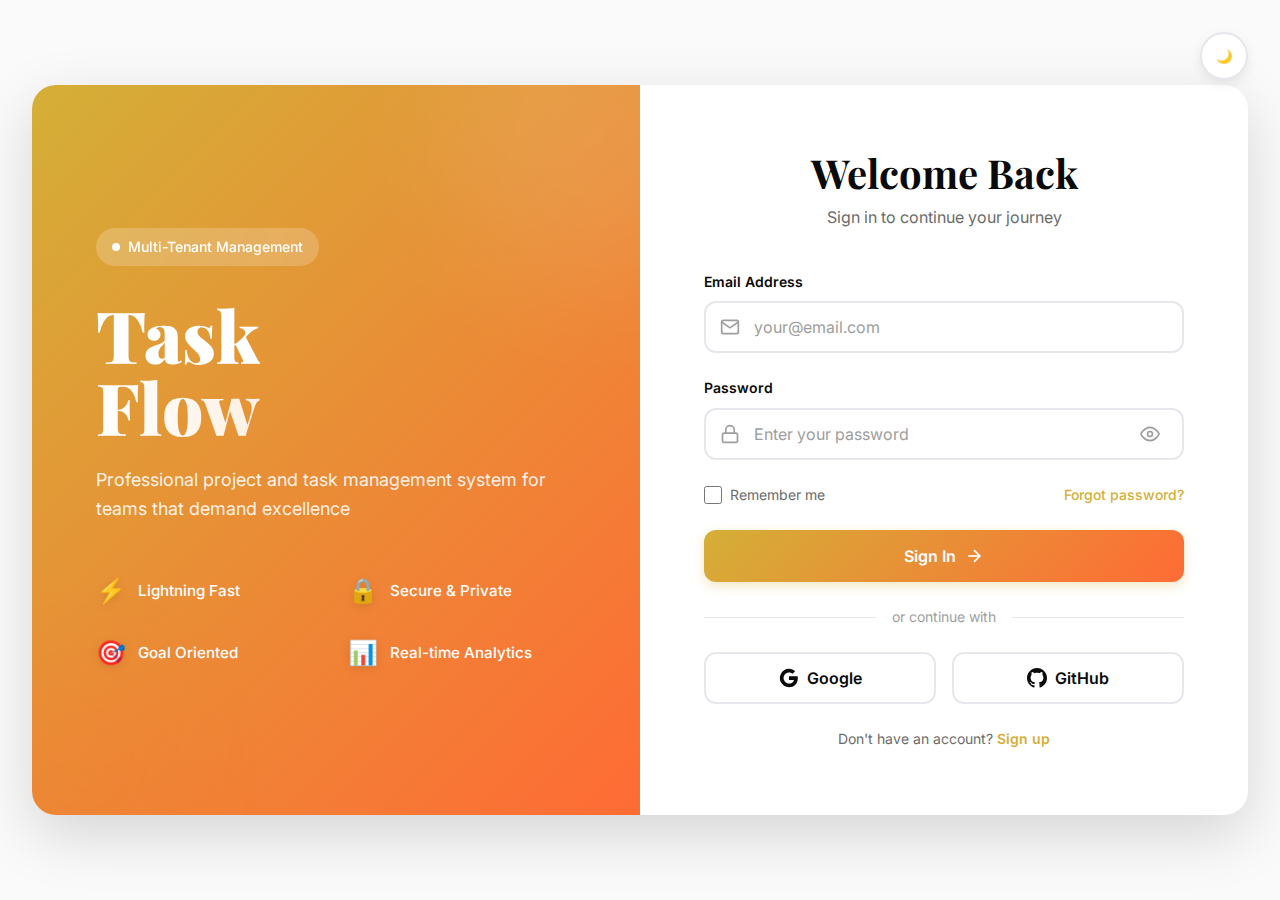
<file: frontend/index.html>
<!DOCTYPE html>
<html lang="uz">
<head>
    <meta charset="UTF-8">
    <meta name="viewport" content="width=device-width, initial-scale=1.0">
    <title>TaskFlow - Login</title>
    <link rel="stylesheet" href="css/style.css">
    <link href="https://fonts.googleapis.com/css2?family=Playfair+Display:wght@700;900&family=Inter:wght@300;400;500;600;700&display=swap" rel="stylesheet">
</head>
<body class="auth-page">
    <!-- Theme Toggle -->
    <button class="theme-toggle" id="themeToggle" aria-label="Toggle theme">
        <svg class="sun-icon" width="24" height="24" viewBox="0 0 24 24" fill="none" stroke="currentColor" stroke-width="2">
            <circle cx="12" cy="12" r="5"/>
            <line x1="12" y1="1" x2="12" y2="3"/>
            <line x1="12" y1="21" x2="12" y2="23"/>
            <line x1="4.22" y1="4.22" x2="5.64" y2="5.64"/>
            <line x1="18.36" y1="18.36" x2="19.78" y2="19.78"/>
            <line x1="1" y1="12" x2="3" y2="12"/>
            <line x1="21" y1="12" x2="23" y2="12"/>
            <line x1="4.22" y1="19.78" x2="5.64" y2="18.36"/>
            <line x1="18.36" y1="5.64" x2="19.78" y2="4.22"/>
        </svg>
        <svg class="moon-icon" width="24" height="24" viewBox="0 0 24 24" fill="none" stroke="currentColor" stroke-width="2">
            <path d="M21 12.79A9 9 0 1 1 11.21 3 7 7 0 0 0 21 12.79z"/>
        </svg>
    </button>

    <div class="auth-container">
        <!-- Left Side - Branding -->
        <div class="auth-left">
            <div class="brand-content">
                <div class="brand-badge">
                    <span class="badge-dot"></span>
                    <span>Multi-Tenant Management</span>
                </div>
                <h1 class="brand-title">
                    <span class="title-line">Task</span>
                    <span class="title-line highlight">Flow</span>
                </h1>
                <p class="brand-description">
                    Professional project and task management system for teams that demand excellence
                </p>
                <div class="feature-grid">
                    <div class="feature-item">
                        <div class="feature-icon">⚡</div>
                        <div class="feature-text">Lightning Fast</div>
                    </div>
                    <div class="feature-item">
                        <div class="feature-icon">🔒</div>
                        <div class="feature-text">Secure & Private</div>
                    </div>
                    <div class="feature-item">
                        <div class="feature-icon">🎯</div>
                        <div class="feature-text">Goal Oriented</div>
                    </div>
                    <div class="feature-item">
                        <div class="feature-icon">📊</div>
                        <div class="feature-text">Real-time Analytics</div>
                    </div>
                </div>
            </div>
            <div class="decorative-shape shape-1"></div>
            <div class="decorative-shape shape-2"></div>
        </div>

        <!-- Right Side - Forms -->
        <div class="auth-right">
            <!-- Sign In Form -->
            <div class="auth-form-wrapper active" id="signinForm">
                <div class="form-header">
                    <h2 class="form-title">Welcome Back</h2>
                    <p class="form-subtitle">Sign in to continue your journey</p>
                </div>

                <form class="auth-form" id="loginForm">
                    <div class="form-group">
                        <label class="form-label">Email Address</label>
                        <div class="input-wrapper">
                            <svg class="input-icon" width="20" height="20" viewBox="0 0 24 24" fill="none" stroke="currentColor" stroke-width="2">
                                <path d="M4 4h16c1.1 0 2 .9 2 2v12c0 1.1-.9 2-2 2H4c-1.1 0-2-.9-2-2V6c0-1.1.9-2 2-2z"/>
                                <polyline points="22,6 12,13 2,6"/>
                            </svg>
                            <input type="email" class="form-input" placeholder="your@email.com" required>
                        </div>
                    </div>

                    <div class="form-group">
                        <label class="form-label">Password</label>
                        <div class="input-wrapper">
                            <svg class="input-icon" width="20" height="20" viewBox="0 0 24 24" fill="none" stroke="currentColor" stroke-width="2">
                                <rect x="3" y="11" width="18" height="11" rx="2" ry="2"/>
                                <path d="M7 11V7a5 5 0 0 1 10 0v4"/>
                            </svg>
                            <input type="password" class="form-input" placeholder="Enter your password" required>
                            <button type="button" class="toggle-password">
                                <svg width="20" height="20" viewBox="0 0 24 24" fill="none" stroke="currentColor" stroke-width="2">
                                    <path d="M1 12s4-8 11-8 11 8 11 8-4 8-11 8-11-8-11-8z"/>
                                    <circle cx="12" cy="12" r="3"/>
                                </svg>
                            </button>
                        </div>
                    </div>

                    <div class="form-options">
                        <label class="checkbox-wrapper">
                            <input type="checkbox" class="form-checkbox">
                            <span class="checkbox-label">Remember me</span>
                        </label>
                        <a href="#" class="forgot-link">Forgot password?</a>
                    </div>

                    <button type="submit" class="btn btn-primary">
                        <span>Sign In</span>
                        <svg width="20" height="20" viewBox="0 0 24 24" fill="none" stroke="currentColor" stroke-width="2">
                            <line x1="5" y1="12" x2="19" y2="12"/>
                            <polyline points="12 5 19 12 12 19"/>
                        </svg>
                    </button>

                    <div class="form-divider">
                        <span>or continue with</span>
                    </div>

                    <div class="social-buttons">
                        <button type="button" class="btn btn-social">
                            <svg width="20" height="20" viewBox="0 0 24 24" fill="currentColor">
                                <path d="M22.56 12.25c0-.78-.07-1.53-.2-2.25H12v4.26h5.92c-.26 1.37-1.04 2.53-2.21 3.31v2.77h3.57c2.08-1.92 3.28-4.74 3.28-8.09z"/>
                                <path d="M12 23c2.97 0 5.46-.98 7.28-2.66l-3.57-2.77c-.98.66-2.23 1.06-3.71 1.06-2.86 0-5.29-1.93-6.16-4.53H2.18v2.84C3.99 20.53 7.7 23 12 23z"/>
                                <path d="M5.84 14.09c-.22-.66-.35-1.36-.35-2.09s.13-1.43.35-2.09V7.07H2.18C1.43 8.55 1 10.22 1 12s.43 3.45 1.18 4.93l2.85-2.22.81-.62z"/>
                                <path d="M12 5.38c1.62 0 3.06.56 4.21 1.64l3.15-3.15C17.45 2.09 14.97 1 12 1 7.7 1 3.99 3.47 2.18 7.07l3.66 2.84c.87-2.6 3.3-4.53 6.16-4.53z"/>
                            </svg>
                            <span>Google</span>
                        </button>
                        <button type="button" class="btn btn-social">
                            <svg width="20" height="20" viewBox="0 0 24 24" fill="currentColor">
                                <path d="M12 0c-6.626 0-12 5.373-12 12 0 5.302 3.438 9.8 8.207 11.387.599.111.793-.261.793-.577v-2.234c-3.338.726-4.033-1.416-4.033-1.416-.546-1.387-1.333-1.756-1.333-1.756-1.089-.745.083-.729.083-.729 1.205.084 1.839 1.237 1.839 1.237 1.07 1.834 2.807 1.304 3.492.997.107-.775.418-1.305.762-1.604-2.665-.305-5.467-1.334-5.467-5.931 0-1.311.469-2.381 1.236-3.221-.124-.303-.535-1.524.117-3.176 0 0 1.008-.322 3.301 1.23.957-.266 1.983-.399 3.003-.404 1.02.005 2.047.138 3.006.404 2.291-1.552 3.297-1.23 3.297-1.23.653 1.653.242 2.874.118 3.176.77.84 1.235 1.911 1.235 3.221 0 4.609-2.807 5.624-5.479 5.921.43.372.823 1.102.823 2.222v3.293c0 .319.192.694.801.576 4.765-1.589 8.199-6.086 8.199-11.386 0-6.627-5.373-12-12-12z"/>
                            </svg>
                            <span>GitHub</span>
                        </button>
                    </div>

                    <p class="form-footer">
                        Don't have an account?
                        <a href="#" class="switch-form" data-target="signupForm">Sign up</a>
                    </p>
                </form>
            </div>

            <!-- Sign Up Form -->
            <div class="auth-form-wrapper" id="signupForm">
                <div class="form-header">
                    <h2 class="form-title">Create Account</h2>
                    <p class="form-subtitle">Start your journey with us today</p>
                </div>

                <form class="auth-form" id="registerForm">
                    <div class="form-row">
                        <div class="form-group">
                            <label class="form-label">First Name</label>
                            <div class="input-wrapper">
                                <svg class="input-icon" width="20" height="20" viewBox="0 0 24 24" fill="none" stroke="currentColor" stroke-width="2">
                                    <path d="M20 21v-2a4 4 0 0 0-4-4H8a4 4 0 0 0-4 4v2"/>
                                    <circle cx="12" cy="7" r="4"/>
                                </svg>
                                <input type="text" class="form-input" placeholder="John" required>
                            </div>
                        </div>
                        <div class="form-group">
                            <label class="form-label">Last Name</label>
                            <div class="input-wrapper">
                                <svg class="input-icon" width="20" height="20" viewBox="0 0 24 24" fill="none" stroke="currentColor" stroke-width="2">
                                    <path d="M20 21v-2a4 4 0 0 0-4-4H8a4 4 0 0 0-4 4v2"/>
                                    <circle cx="12" cy="7" r="4"/>
                                </svg>
                                <input type="text" class="form-input" placeholder="Doe" required>
                            </div>
                        </div>
                    </div>

                    <div class="form-group">
                        <label class="form-label">Email Address</label>
                        <div class="input-wrapper">
                            <svg class="input-icon" width="20" height="20" viewBox="0 0 24 24" fill="none" stroke="currentColor" stroke-width="2">
                                <path d="M4 4h16c1.1 0 2 .9 2 2v12c0 1.1-.9 2-2 2H4c-1.1 0-2-.9-2-2V6c0-1.1.9-2 2-2z"/>
                                <polyline points="22,6 12,13 2,6"/>
                            </svg>
                            <input type="email" class="form-input" placeholder="your@email.com" required>
                        </div>
                    </div>

                    <div class="form-group">
                        <label class="form-label">Password</label>
                        <div class="input-wrapper">
                            <svg class="input-icon" width="20" height="20" viewBox="0 0 24 24" fill="none" stroke="currentColor" stroke-width="2">
                                <rect x="3" y="11" width="18" height="11" rx="2" ry="2"/>
                                <path d="M7 11V7a5 5 0 0 1 10 0v4"/>
                            </svg>
                            <input type="password" class="form-input" placeholder="Create a strong password" required>
                            <button type="button" class="toggle-password">
                                <svg width="20" height="20" viewBox="0 0 24 24" fill="none" stroke="currentColor" stroke-width="2">
                                    <path d="M1 12s4-8 11-8 11 8 11 8-4 8-11 8-11-8-11-8z"/>
                                    <circle cx="12" cy="12" r="3"/>
                                </svg>
                            </button>
                        </div>
                        <div class="password-strength">
                            <div class="strength-bar">
                                <div class="strength-fill"></div>
                            </div>
                            <span class="strength-text">Password strength</span>
                        </div>
                    </div>

                    <div class="form-group">
                        <label class="form-label">Confirm Password</label>
                        <div class="input-wrapper">
                            <svg class="input-icon" width="20" height="20" viewBox="0 0 24 24" fill="none" stroke="currentColor" stroke-width="2">
                                <rect x="3" y="11" width="18" height="11" rx="2" ry="2"/>
                                <path d="M7 11V7a5 5 0 0 1 10 0v4"/>
                            </svg>
                            <input type="password" class="form-input" placeholder="Confirm your password" required>
                        </div>
                    </div>

                    <label class="checkbox-wrapper">
                        <input type="checkbox" class="form-checkbox" required>
                        <span class="checkbox-label">I agree to the <a href="#">Terms of Service</a> and <a href="#">Privacy Policy</a></span>
                    </label>

                    <button type="submit" class="btn btn-primary">
                        <span>Create Account</span>
                        <svg width="20" height="20" viewBox="0 0 24 24" fill="none" stroke="currentColor" stroke-width="2">
                            <line x1="5" y1="12" x2="19" y2="12"/>
                            <polyline points="12 5 19 12 12 19"/>
                        </svg>
                    </button>

                    <p class="form-footer">
                        Already have an account?
                        <a href="#" class="switch-form" data-target="signinForm">Sign in</a>
                    </p>
                </form>
            </div>
        </div>
    </div>

    <!-- Loading Overlay -->
    <div class="loading-overlay" id="loadingOverlay">
        <div class="spinner"></div>
    </div>

    <script src="js/theme.js"></script>
    <script src="js/auth.js"></script>
</body>
</html>
</file>
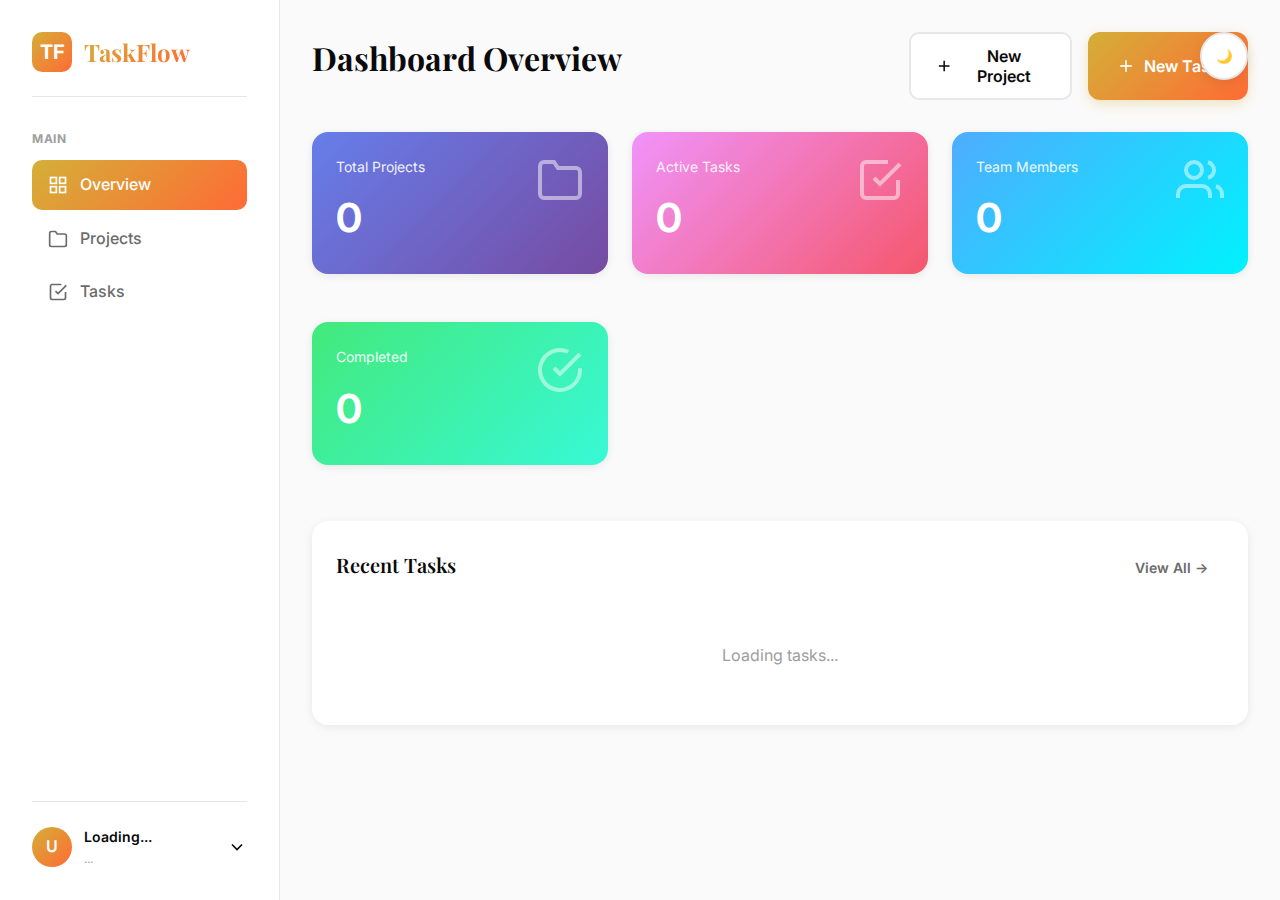
<file: frontend/dashboard.html>
<!DOCTYPE html>
<html lang="uz">
<head>
    <meta charset="UTF-8">
    <meta name="viewport" content="width=device-width, initial-scale=1.0">
    <title>TaskFlow - Dashboard</title>
    <link rel="stylesheet" href="css/style.css">
    <link href="https://fonts.googleapis.com/css2?family=Playfair+Display:wght@700;900&family=Inter:wght@300;400;500;600;700&display=swap" rel="stylesheet">
</head>
<body>
    <!-- Theme Toggle -->
    <button class="theme-toggle" id="themeToggle" aria-label="Toggle theme">
        <svg class="sun-icon" width="24" height="24" viewBox="0 0 24 24" fill="none" stroke="currentColor" stroke-width="2">
            <circle cx="12" cy="12" r="5"/>
            <line x1="12" y1="1" x2="12" y2="3"/>
            <line x1="12" y1="21" x2="12" y2="23"/>
            <line x1="4.22" y1="4.22" x2="5.64" y2="5.64"/>
            <line x1="18.36" y1="18.36" x2="19.78" y2="19.78"/>
            <line x1="1" y1="12" x2="3" y2="12"/>
            <line x1="21" y1="12" x2="23" y2="12"/>
            <line x1="4.22" y1="19.78" x2="5.64" y2="18.36"/>
            <line x1="18.36" y1="5.64" x2="19.78" y2="4.22"/>
        </svg>
        <svg class="moon-icon" width="24" height="24" viewBox="0 0 24 24" fill="none" stroke="currentColor" stroke-width="2">
            <path d="M21 12.79A9 9 0 1 1 11.21 3 7 7 0 0 0 21 12.79z"/>
        </svg>
    </button>

    <div class="dashboard-container">
        <!-- Sidebar -->
        <aside class="sidebar">
            <div class="sidebar-logo">
                <div class="logo-icon">TF</div>
                <span class="logo-text">TaskFlow</span>
            </div>

            <nav class="nav-menu">
                <div class="nav-section">
                    <div class="nav-section-title">Main</div>
                    <a href="#" class="nav-item active" data-page="overview">
                        <svg viewBox="0 0 24 24" fill="none" stroke="currentColor" stroke-width="2">
                            <rect x="3" y="3" width="7" height="7"/>
                            <rect x="14" y="3" width="7" height="7"/>
                            <rect x="14" y="14" width="7" height="7"/>
                            <rect x="3" y="14" width="7" height="7"/>
                        </svg>
                        <span>Overview</span>
                    </a>
                    <a href="#" class="nav-item" data-page="projects">
                        <svg viewBox="0 0 24 24" fill="none" stroke="currentColor" stroke-width="2">
                            <path d="M22 19a2 2 0 0 1-2 2H4a2 2 0 0 1-2-2V5a2 2 0 0 1 2-2h5l2 3h9a2 2 0 0 1 2 2z"/>
                        </svg>
                        <span>Projects</span>
                    </a>
                    <a href="#" class="nav-item" data-page="tasks">
                        <svg viewBox="0 0 24 24" fill="none" stroke="currentColor" stroke-width="2">
                            <polyline points="9 11 12 14 22 4"/>
                            <path d="M21 12v7a2 2 0 0 1-2 2H5a2 2 0 0 1-2-2V5a2 2 0 0 1 2-2h11"/>
                        </svg>
                        <span>Tasks</span>
                    </a>
                </div>

                <div class="nav-section" id="ownerSection" style="display: none;">
                    <div class="nav-section-title">Management</div>
                    <a href="#" class="nav-item" data-page="team">
                        <svg viewBox="0 0 24 24" fill="none" stroke="currentColor" stroke-width="2">
                            <path d="M17 21v-2a4 4 0 0 0-4-4H5a4 4 0 0 0-4 4v2"/>
                            <circle cx="9" cy="7" r="4"/>
                            <path d="M23 21v-2a4 4 0 0 0-3-3.87"/>
                            <path d="M16 3.13a4 4 0 0 1 0 7.75"/>
                        </svg>
                        <span>Team</span>
                    </a>
                    <a href="#" class="nav-item" data-page="settings">
                        <svg viewBox="0 0 24 24" fill="none" stroke="currentColor" stroke-width="2">
                            <circle cx="12" cy="12" r="3"/>
                            <path d="M12 1v6m0 6v6M4.2 4.2l4.2 4.2m7.2 7.2l4.2 4.2M1 12h6m6 0h6M4.2 19.8l4.2-4.2m7.2-7.2l4.2-4.2"/>
                        </svg>
                        <span>Settings</span>
                    </a>
                    <a href="#" class="nav-item" data-page="analytics">
                        <svg viewBox="0 0 24 24" fill="none" stroke="currentColor" stroke-width="2">
                            <line x1="12" y1="20" x2="12" y2="10"/>
                            <line x1="18" y1="20" x2="18" y2="4"/>
                            <line x1="6" y1="20" x2="6" y2="16"/>
                        </svg>
                        <span>Analytics</span>
                    </a>
                </div>
            </nav>

            <div class="user-profile" id="userProfile">
                <div class="user-avatar" id="userAvatar">U</div>
                <div class="user-info">
                    <div class="user-name" id="userName">Loading...</div>
                    <div class="user-role" id="userRole">...</div>
                </div>
                <svg width="20" height="20" viewBox="0 0 24 24" fill="none" stroke="currentColor" stroke-width="2">
                    <polyline points="6 9 12 15 18 9"/>
                </svg>
            </div>
        </aside>

        <!-- Main Content -->
        <main class="main-content">
            <!-- Overview Page -->
            <div id="overviewPage" class="page-content active">
                <div class="header">
                    <h1 class="page-title">Dashboard Overview</h1>
                    <div class="header-actions">
                        <button class="btn btn-secondary" id="createProjectBtn">
                            <svg width="20" height="20" viewBox="0 0 24 24" fill="none" stroke="currentColor" stroke-width="2">
                                <line x1="12" y1="5" x2="12" y2="19"/>
                                <line x1="5" y1="12" x2="19" y2="12"/>
                            </svg>
                            <span>New Project</span>
                        </button>
                        <button class="btn btn-primary" id="createTaskBtn">
                            <svg width="20" height="20" viewBox="0 0 24 24" fill="none" stroke="currentColor" stroke-width="2">
                                <line x1="12" y1="5" x2="12" y2="19"/>
                                <line x1="5" y1="12" x2="19" y2="12"/>
                            </svg>
                            <span>New Task</span>
                        </button>
                    </div>
                </div>

                <!-- Stats Cards -->
                <div style="display: grid; grid-template-columns: repeat(auto-fit, minmax(250px, 1fr)); gap: 1.5rem; margin-bottom: 2rem;">
                    <div class="card" style="background: linear-gradient(135deg, #667eea 0%, #764ba2 100%); color: white;">
                        <div style="display: flex; justify-content: space-between; align-items: start;">
                            <div>
                                <div style="font-size: 0.875rem; opacity: 0.9; margin-bottom: 0.5rem;">Total Projects</div>
                                <div style="font-size: 2.5rem; font-weight: 700;" id="totalProjects">0</div>
                            </div>
                            <div style="opacity: 0.5;">
                                <svg width="48" height="48" viewBox="0 0 24 24" fill="none" stroke="currentColor" stroke-width="2">
                                    <path d="M22 19a2 2 0 0 1-2 2H4a2 2 0 0 1-2-2V5a2 2 0 0 1 2-2h5l2 3h9a2 2 0 0 1 2 2z"/>
                                </svg>
                            </div>
                        </div>
                    </div>

                    <div class="card" style="background: linear-gradient(135deg, #f093fb 0%, #f5576c 100%); color: white;">
                        <div style="display: flex; justify-content: space-between; align-items: start;">
                            <div>
                                <div style="font-size: 0.875rem; opacity: 0.9; margin-bottom: 0.5rem;">Active Tasks</div>
                                <div style="font-size: 2.5rem; font-weight: 700;" id="activeTasks">0</div>
                            </div>
                            <div style="opacity: 0.5;">
                                <svg width="48" height="48" viewBox="0 0 24 24" fill="none" stroke="currentColor" stroke-width="2">
                                    <polyline points="9 11 12 14 22 4"/>
                                    <path d="M21 12v7a2 2 0 0 1-2 2H5a2 2 0 0 1-2-2V5a2 2 0 0 1 2-2h11"/>
                                </svg>
                            </div>
                        </div>
                    </div>

                    <div class="card" style="background: linear-gradient(135deg, #4facfe 0%, #00f2fe 100%); color: white;">
                        <div style="display: flex; justify-content: space-between; align-items: start;">
                            <div>
                                <div style="font-size: 0.875rem; opacity: 0.9; margin-bottom: 0.5rem;">Team Members</div>
                                <div style="font-size: 2.5rem; font-weight: 700;" id="teamMembers">0</div>
                            </div>
                            <div style="opacity: 0.5;">
                                <svg width="48" height="48" viewBox="0 0 24 24" fill="none" stroke="currentColor" stroke-width="2">
                                    <path d="M17 21v-2a4 4 0 0 0-4-4H5a4 4 0 0 0-4 4v2"/>
                                    <circle cx="9" cy="7" r="4"/>
                                    <path d="M23 21v-2a4 4 0 0 0-3-3.87"/>
                                    <path d="M16 3.13a4 4 0 0 1 0 7.75"/>
                                </svg>
                            </div>
                        </div>
                    </div>

                    <div class="card" style="background: linear-gradient(135deg, #43e97b 0%, #38f9d7 100%); color: white;">
                        <div style="display: flex; justify-content: space-between; align-items: start;">
                            <div>
                                <div style="font-size: 0.875rem; opacity: 0.9; margin-bottom: 0.5rem;">Completed</div>
                                <div style="font-size: 2.5rem; font-weight: 700;" id="completedTasks">0</div>
                            </div>
                            <div style="opacity: 0.5;">
                                <svg width="48" height="48" viewBox="0 0 24 24" fill="none" stroke="currentColor" stroke-width="2">
                                    <path d="M22 11.08V12a10 10 0 1 1-5.93-9.14"/>
                                    <polyline points="22 4 12 14.01 9 11.01"/>
                                </svg>
                            </div>
                        </div>
                    </div>
                </div>

                <!-- Recent Tasks -->
                <div class="card">
                    <div class="card-header">
                        <h3 class="card-title">Recent Tasks</h3>
                        <a href="#" class="nav-item" data-page="tasks" style="font-size: 0.875rem; font-weight: 600;">View All →</a>
                    </div>
                    <div id="recentTasksList">
                        <div style="text-align: center; padding: 2rem; color: var(--color-text-tertiary);">
                            Loading tasks...
                        </div>
                    </div>
                </div>
            </div>

            <!-- Projects Page -->
            <div id="projectsPage" class="page-content" style="display: none;">
                <div class="header">
                    <h1 class="page-title">Projects</h1>
                    <button class="btn btn-primary" id="createProjectBtn2">
                        <svg width="20" height="20" viewBox="0 0 24 24" fill="none" stroke="currentColor" stroke-width="2">
                            <line x1="12" y1="5" x2="12" y2="19"/>
                            <line x1="5" y1="12" x2="19" y2="12"/>
                        </svg>
                        <span>New Project</span>
                    </button>
                </div>
                <div id="projectsList"></div>
            </div>

            <!-- Tasks Page -->
            <div id="tasksPage" class="page-content" style="display: none;">
                <div class="header">
                    <h1 class="page-title">All Tasks</h1>
                    <button class="btn btn-primary" id="createTaskBtn2">
                        <svg width="20" height="20" viewBox="0 0 24 24" fill="none" stroke="currentColor" stroke-width="2">
                            <line x1="12" y1="5" x2="12" y2="19"/>
                            <line x1="5" y1="12" x2="19" y2="12"/>
                        </svg>
                        <span>New Task</span>
                    </button>
                </div>
                <div id="tasksList"></div>
            </div>

            <!-- Team Page (Owner only) -->
            <div id="teamPage" class="page-content" style="display: none;">
                <div class="header">
                    <h1 class="page-title">Team Management</h1>
                    <button class="btn btn-primary" id="inviteMemberBtn">
                        <svg width="20" height="20" viewBox="0 0 24 24" fill="none" stroke="currentColor" stroke-width="2">
                            <path d="M16 21v-2a4 4 0 0 0-4-4H5a4 4 0 0 0-4 4v2"/>
                            <circle cx="8.5" cy="7" r="4"/>
                            <line x1="20" y1="8" x2="20" y2="14"/>
                            <line x1="23" y1="11" x2="17" y2="11"/>
                        </svg>
                        <span>Invite Member</span>
                    </button>
                </div>
                <div id="teamMembersList"></div>
            </div>

            <!-- Settings Page (Owner only) -->
            <div id="settingsPage" class="page-content" style="display: none;">
                <div class="header">
                    <h1 class="page-title">Organization Settings</h1>
                </div>
                <div class="card">
                    <h3 class="card-title">Organization Information</h3>
                    <div id="organizationSettings"></div>
                </div>
            </div>

            <!-- Analytics Page (Owner only) -->
            <div id="analyticsPage" class="page-content" style="display: none;">
                <div class="header">
                    <h1 class="page-title">Analytics</h1>
                </div>
                <div class="card">
                    <div style="text-align: center; padding: 3rem;">
                        <svg width="64" height="64" viewBox="0 0 24 24" fill="none" stroke="currentColor" stroke-width="2" style="margin: 0 auto 1rem; color: var(--color-primary);">
                            <line x1="12" y1="20" x2="12" y2="10"/>
                            <line x1="18" y1="20" x2="18" y2="4"/>
                            <line x1="6" y1="20" x2="6" y2="16"/>
                        </svg>
                        <h3>Analytics Dashboard</h3>
                        <p style="color: var(--color-text-secondary); margin-top: 0.5rem;">Coming soon...</p>
                    </div>
                </div>
            </div>
        </main>
    </div>

    <script src="js/theme.js"></script>
    <script src="js/api.js"></script>
    <script src="js/dashboard.js"></script>
</body>
</html>
</file>
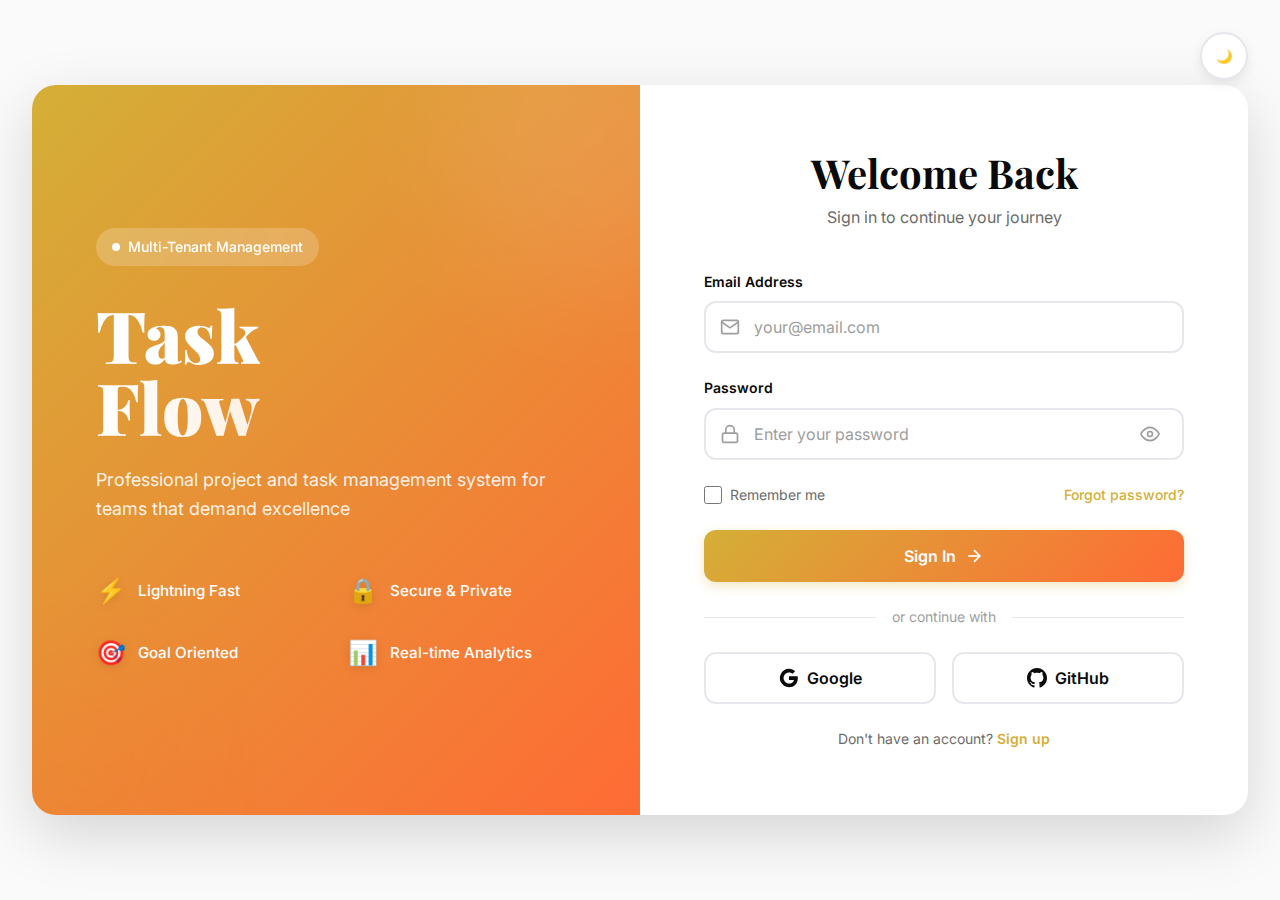
<file: frontend/my-tasks.html>
<!DOCTYPE html>
<html lang="uz">
<head>
    <meta charset="UTF-8">
    <meta name="viewport" content="width=device-width, initial-scale=1.0">
    <title>TaskFlow - My Tasks</title>
    <link rel="stylesheet" href="css/style.css">
    <link href="https://fonts.googleapis.com/css2?family=Playfair+Display:wght@700;900&family=Inter:wght@300;400;500;600;700&display=swap" rel="stylesheet">
</head>
<body>
    <!-- Theme Toggle -->
    <button class="theme-toggle" id="themeToggle" aria-label="Toggle theme">
        <svg class="sun-icon" width="24" height="24" viewBox="0 0 24 24" fill="none" stroke="currentColor" stroke-width="2">
            <circle cx="12" cy="12" r="5"/>
            <line x1="12" y1="1" x2="12" y2="3"/>
            <line x1="12" y1="21" x2="12" y2="23"/>
            <line x1="4.22" y1="4.22" x2="5.64" y2="5.64"/>
            <line x1="18.36" y1="18.36" x2="19.78" y2="19.78"/>
            <line x1="1" y1="12" x2="3" y2="12"/>
            <line x1="21" y1="12" x2="23" y2="12"/>
            <line x1="4.22" y1="19.78" x2="5.64" y2="18.36"/>
            <line x1="18.36" y1="5.64" x2="19.78" y2="4.22"/>
        </svg>
        <svg class="moon-icon" width="24" height="24" viewBox="0 0 24 24" fill="none" stroke="currentColor" stroke-width="2">
            <path d="M21 12.79A9 9 0 1 1 11.21 3 7 7 0 0 0 21 12.79z"/>
        </svg>
    </button>

    <div class="dashboard-container">
        <!-- Sidebar -->
        <aside class="sidebar">
            <div class="sidebar-logo">
                <div class="logo-icon">TF</div>
                <span class="logo-text">TaskFlow</span>
            </div>

            <nav class="nav-menu">
                <div class="nav-section">
                    <div class="nav-section-title">My Work</div>
                    <a href="#" class="nav-item active" data-view="all">
                        <svg viewBox="0 0 24 24" fill="none" stroke="currentColor" stroke-width="2">
                            <path d="M3 9l9-7 9 7v11a2 2 0 0 1-2 2H5a2 2 0 0 1-2-2z"/>
                            <polyline points="9 22 9 12 15 12 15 22"/>
                        </svg>
                        <span>All Tasks</span>
                    </a>
                    <a href="#" class="nav-item" data-view="todo">
                        <svg viewBox="0 0 24 24" fill="none" stroke="currentColor" stroke-width="2">
                            <circle cx="12" cy="12" r="10"/>
                            <line x1="12" y1="16" x2="12" y2="12"/>
                            <line x1="12" y1="8" x2="12.01" y2="8"/>
                        </svg>
                        <span>To Do</span>
                        <span class="badge" id="todoCount">0</span>
                    </a>
                    <a href="#" class="nav-item" data-view="in-progress">
                        <svg viewBox="0 0 24 24" fill="none" stroke="currentColor" stroke-width="2">
                            <polyline points="22 12 18 12 15 21 9 3 6 12 2 12"/>
                        </svg>
                        <span>In Progress</span>
                        <span class="badge" id="inProgressCount">0</span>
                    </a>
                    <a href="#" class="nav-item" data-view="done">
                        <svg viewBox="0 0 24 24" fill="none" stroke="currentColor" stroke-width="2">
                            <path d="M22 11.08V12a10 10 0 1 1-5.93-9.14"/>
                            <polyline points="22 4 12 14.01 9 11.01"/>
                        </svg>
                        <span>Completed</span>
                        <span class="badge" id="doneCount">0</span>
                    </a>
                </div>

                <div class="nav-section">
                    <div class="nav-section-title">Priority</div>
                    <a href="#" class="nav-item" data-filter="high">
                        <svg viewBox="0 0 24 24" fill="none" stroke="currentColor" stroke-width="2">
                            <circle cx="12" cy="12" r="10"/>
                            <path d="M12 8v4m0 4h.01"/>
                        </svg>
                        <span>High Priority</span>
                    </a>
                    <a href="#" class="nav-item" data-filter="medium">
                        <svg viewBox="0 0 24 24" fill="none" stroke="currentColor" stroke-width="2">
                            <circle cx="12" cy="12" r="10"/>
                        </svg>
                        <span>Medium Priority</span>
                    </a>
                    <a href="#" class="nav-item" data-filter="low">
                        <svg viewBox="0 0 24 24" fill="none" stroke="currentColor" stroke-width="2">
                            <circle cx="12" cy="12" r="10"/>
                        </svg>
                        <span>Low Priority</span>
                    </a>
                </div>
            </nav>

            <div class="user-profile" id="userProfile">
                <div class="user-avatar" id="userAvatar">U</div>
                <div class="user-info">
                    <div class="user-name" id="userName">Loading...</div>
                    <div class="user-role" id="userRole">Member</div>
                </div>
                <svg width="20" height="20" viewBox="0 0 24 24" fill="none" stroke="currentColor" stroke-width="2">
                    <polyline points="6 9 12 15 18 9"/>
                </svg>
            </div>
        </aside>

        <!-- Main Content -->
        <main class="main-content">
            <div class="header">
                <div>
                    <h1 class="page-title" id="pageTitle">My Tasks</h1>
                    <p style="color: var(--color-text-secondary); margin-top: 0.5rem;">Manage your assigned tasks</p>
                </div>
                <div class="header-actions">
                    <div style="position: relative; width: 300px;">
                        <svg style="position: absolute; left: 1rem; top: 50%; transform: translateY(-50%); color: var(--color-text-tertiary);" width="20" height="20" viewBox="0 0 24 24" fill="none" stroke="currentColor" stroke-width="2">
                            <circle cx="11" cy="11" r="8"/>
                            <path d="m21 21-4.35-4.35"/>
                        </svg>
                        <input type="text" id="searchInput" placeholder="Search tasks..." style="width: 100%; padding: 0.75rem 1rem 0.75rem 3rem; border: 2px solid var(--color-border); border-radius: 10px; font-size: 0.875rem; background: var(--color-surface); color: var(--color-text-primary);">
                    </div>
                </div>
            </div>

            <!-- Task Stats -->
            <div style="display: grid; grid-template-columns: repeat(auto-fit, minmax(200px, 1fr)); gap: 1rem; margin-bottom: 2rem;">
                <div class="card" style="background: var(--gradient-surface); border: 2px solid var(--color-border);">
                    <div style="display: flex; align-items: center; justify-content: space-between;">
                        <div>
                            <div style="font-size: 0.875rem; color: var(--color-text-tertiary); margin-bottom: 0.25rem;">Total Tasks</div>
                            <div style="font-size: 2rem; font-weight: 700; color: var(--color-text-primary);" id="totalTasksCount">0</div>
                        </div>
                        <svg width="40" height="40" viewBox="0 0 24 24" fill="none" stroke="currentColor" stroke-width="2" style="color: var(--color-primary); opacity: 0.5;">
                            <path d="M22 19a2 2 0 0 1-2 2H4a2 2 0 0 1-2-2V5a2 2 0 0 1 2-2h5l2 3h9a2 2 0 0 1 2 2z"/>
                        </svg>
                    </div>
                </div>

                <div class="card" style="background: linear-gradient(135deg, rgba(239, 68, 68, 0.1) 0%, rgba(239, 68, 68, 0.05) 100%); border: 2px solid rgba(239, 68, 68, 0.2);">
                    <div style="display: flex; align-items: center; justify-content: space-between;">
                        <div>
                            <div style="font-size: 0.875rem; color: #EF4444; margin-bottom: 0.25rem;">Overdue</div>
                            <div style="font-size: 2rem; font-weight: 700; color: #EF4444;" id="overdueCount">0</div>
                        </div>
                        <svg width="40" height="40" viewBox="0 0 24 24" fill="none" stroke="#EF4444" stroke-width="2" style="opacity: 0.5;">
                            <circle cx="12" cy="12" r="10"/>
                            <path d="M12 6v6l4 2"/>
                        </svg>
                    </div>
                </div>

                <div class="card" style="background: linear-gradient(135deg, rgba(59, 130, 246, 0.1) 0%, rgba(59, 130, 246, 0.05) 100%); border: 2px solid rgba(59, 130, 246, 0.2);">
                    <div style="display: flex; align-items: center; justify-content: space-between;">
                        <div>
                            <div style="font-size: 0.875rem; color: #3B82F6; margin-bottom: 0.25rem;">In Progress</div>
                            <div style="font-size: 2rem; font-weight: 700; color: #3B82F6;" id="progressCount">0</div>
                        </div>
                        <svg width="40" height="40" viewBox="0 0 24 24" fill="none" stroke="#3B82F6" stroke-width="2" style="opacity: 0.5;">
                            <polyline points="22 12 18 12 15 21 9 3 6 12 2 12"/>
                        </svg>
                    </div>
                </div>

                <div class="card" style="background: linear-gradient(135deg, rgba(16, 185, 129, 0.1) 0%, rgba(16, 185, 129, 0.05) 100%); border: 2px solid rgba(16, 185, 129, 0.2);">
                    <div style="display: flex; align-items: center; justify-content: space-between;">
                        <div>
                            <div style="font-size: 0.875rem; color: #10B981; margin-bottom: 0.25rem;">Completed</div>
                            <div style="font-size: 2rem; font-weight: 700; color: #10B981;" id="completedCount">0</div>
                        </div>
                        <svg width="40" height="40" viewBox="0 0 24 24" fill="none" stroke="#10B981" stroke-width="2" style="opacity: 0.5;">
                            <path d="M22 11.08V12a10 10 0 1 1-5.93-9.14"/>
                            <polyline points="22 4 12 14.01 9 11.01"/>
                        </svg>
                    </div>
                </div>
            </div>

            <!-- Tasks List -->
            <div class="card">
                <div class="card-header">
                    <h3 class="card-title" id="listTitle">All Tasks</h3>
                    <div style="display: flex; gap: 0.5rem;">
                        <button class="btn btn-secondary" style="padding: 0.5rem 1rem; font-size: 0.875rem;" id="sortBtn">
                            <svg width="16" height="16" viewBox="0 0 24 24" fill="none" stroke="currentColor" stroke-width="2">
                                <line x1="3" y1="6" x2="21" y2="6"/>
                                <line x1="7" y1="12" x2="21" y2="12"/>
                                <line x1="11" y1="18" x2="21" y2="18"/>
                            </svg>
                            <span>Sort</span>
                        </button>
                        <button class="btn btn-secondary" style="padding: 0.5rem 1rem; font-size: 0.875rem;" id="filterBtn">
                            <svg width="16" height="16" viewBox="0 0 24 24" fill="none" stroke="currentColor" stroke-width="2">
                                <polygon points="22 3 2 3 10 12.46 10 19 14 21 14 12.46 22 3"/>
                            </svg>
                            <span>Filter</span>
                        </button>
                    </div>
                </div>
                <div id="tasksList">
                    <div style="text-align: center; padding: 3rem; color: var(--color-text-tertiary);">
                        <svg width="64" height="64" viewBox="0 0 24 24" fill="none" stroke="currentColor" stroke-width="2" style="margin: 0 auto 1rem;">
                            <polyline points="9 11 12 14 22 4"/>
                            <path d="M21 12v7a2 2 0 0 1-2 2H5a2 2 0 0 1-2-2V5a2 2 0 0 1 2-2h11"/>
                        </svg>
                        <p>Loading your tasks...</p>
                    </div>
                </div>
            </div>
        </main>
    </div>

    <!-- Task Detail Modal -->
    <div id="taskModal" style="display: none; position: fixed; inset: 0; background: rgba(0, 0, 0, 0.6); backdrop-filter: blur(4px); z-index: 9999; align-items: center; justify-content: center;">
        <div style="background: var(--color-surface); border-radius: 20px; max-width: 600px; width: 90%; max-height: 80vh; overflow-y: auto; padding: 2rem; box-shadow: 0 20px 60px var(--color-shadow-lg);">
            <div style="display: flex; justify-content: space-between; align-items: start; margin-bottom: 1.5rem;">
                <h2 id="modalTaskTitle" style="font-size: 1.75rem; margin: 0;">Task Title</h2>
                <button id="closeModal" style="background: none; border: none; cursor: pointer; color: var(--color-text-tertiary); padding: 0.5rem;">
                    <svg width="24" height="24" viewBox="0 0 24 24" fill="none" stroke="currentColor" stroke-width="2">
                        <line x1="18" y1="6" x2="6" y2="18"/>
                        <line x1="6" y1="6" x2="18" y2="18"/>
                    </svg>
                </button>
            </div>
            <div id="modalTaskContent"></div>
        </div>
    </div>

    <script src="js/theme.js"></script>
    <script src="js/api.js"></script>
    <script src="js/member.js"></script>
</body>
</html>
</file>
<file: frontend/css/style.css>
/* ================================
   CSS VARIABLES - THEME SYSTEM
   ================================ */

:root {
    /* Light Theme Colors */
    --color-background: #FAFAFA;
    --color-surface: #FFFFFF;
    --color-surface-elevated: #FFFFFF;
    --color-text-primary: #0A0A0A;
    --color-text-secondary: #6B6B6B;
    --color-text-tertiary: #9E9E9E;
    
    /* Brand Colors */
    --color-primary: #D4AF37;
    --color-primary-dark: #B8941F;
    --color-primary-light: #E5C158;
    --color-accent: #FF6B35;
    --color-accent-light: #FF8A5C;
    --color-success: #10B981;
    --color-warning: #F59E0B;
    --color-error: #EF4444;
    
    /* UI Colors */
    --color-border: #E5E7EB;
    --color-hover: #F3F4F6;
    --color-shadow: rgba(0, 0, 0, 0.08);
    --color-shadow-lg: rgba(0, 0, 0, 0.15);
    
    /* Gradients */
    --gradient-primary: linear-gradient(135deg, #D4AF37 0%, #FF6B35 100%);
    --gradient-surface: linear-gradient(180deg, #FFFFFF 0%, #FAFAFA 100%);
    
    /* Effects */
    --blur-amount: 20px;
    --transition-speed: 0.3s;
}

[data-theme="dark"] {
    /* Dark Theme Colors */
    --color-background: #0A0A0A;
    --color-surface: #151515;
    --color-surface-elevated: #1F1F1F;
    --color-text-primary: #F5F5F5;
    --color-text-secondary: #A3A3A3;
    --color-text-tertiary: #737373;
    
    /* Brand Colors (adjusted for dark) */
    --color-primary: #FFD700;
    --color-primary-dark: #E5C100;
    --color-primary-light: #FFE44D;
    --color-accent: #FF7A50;
    --color-accent-light: #FF9670;
    
    /* UI Colors */
    --color-border: #2A2A2A;
    --color-hover: #252525;
    --color-shadow: rgba(0, 0, 0, 0.3);
    --color-shadow-lg: rgba(0, 0, 0, 0.5);
    
    /* Gradients */
    --gradient-primary: linear-gradient(135deg, #FFD700 0%, #FF7A50 100%);
    --gradient-surface: linear-gradient(180deg, #1F1F1F 0%, #151515 100%);
}

/* ================================
   GLOBAL STYLES
   ================================ */

* {
    margin: 0;
    padding: 0;
    box-sizing: border-box;
}

html {
    font-size: 16px;
    scroll-behavior: smooth;
}

body {
    font-family: 'Inter', -apple-system, BlinkMacSystemFont, sans-serif;
    background-color: var(--color-background);
    color: var(--color-text-primary);
    line-height: 1.6;
    transition: background-color var(--transition-speed) ease,
                color var(--transition-speed) ease;
    overflow-x: hidden;
}

/* ================================
   TYPOGRAPHY
   ================================ */

h1, h2, h3, h4, h5, h6 {
    font-family: 'Playfair Display', serif;
    font-weight: 700;
    line-height: 1.2;
    margin-bottom: 0.5em;
}

a {
    color: var(--color-primary);
    text-decoration: none;
    transition: all var(--transition-speed) ease;
}

a:hover {
    color: var(--color-primary-dark);
}

/* ================================
   THEME TOGGLE BUTTON
   ================================ */

.theme-toggle {
    position: fixed;
    top: 2rem;
    right: 2rem;
    width: 48px;
    height: 48px;
    border-radius: 50%;
    border: 2px solid var(--color-border);
    background: var(--color-surface);
    cursor: pointer;
    display: flex;
    align-items: center;
    justify-content: center;
    transition: all var(--transition-speed) ease;
    z-index: 1000;
    box-shadow: 0 4px 12px var(--color-shadow);
}

.theme-toggle:hover {
    transform: scale(1.05);
    border-color: var(--color-primary);
    box-shadow: 0 6px 20px var(--color-shadow-lg);
}

.theme-toggle svg {
    width: 24px;
    height: 24px;
    color: var(--color-text-primary);
    transition: all 0.3s ease;
}

.sun-icon {
    display: none;
}

[data-theme="dark"] .sun-icon {
    display: block;
}

[data-theme="dark"] .moon-icon {
    display: none;
}

/* ================================
   AUTH PAGE LAYOUT
   ================================ */

.auth-page {
    min-height: 100vh;
    display: flex;
    align-items: center;
    justify-content: center;
    padding: 2rem;
}

.auth-container {
    display: grid;
    grid-template-columns: 1fr 1fr;
    max-width: 1400px;
    width: 100%;
    background: var(--color-surface);
    border-radius: 24px;
    overflow: hidden;
    box-shadow: 0 20px 60px var(--color-shadow-lg);
    animation: slideUp 0.6s ease;
}

@keyframes slideUp {
    from {
        opacity: 0;
        transform: translateY(30px);
    }
    to {
        opacity: 1;
        transform: translateY(0);
    }
}

/* ================================
   AUTH LEFT SIDE - BRANDING
   ================================ */

.auth-left {
    position: relative;
    padding: 4rem;
    background: var(--gradient-primary);
    display: flex;
    flex-direction: column;
    justify-content: center;
    overflow: hidden;
}

.brand-content {
    position: relative;
    z-index: 2;
}

.brand-badge {
    display: inline-flex;
    align-items: center;
    gap: 0.5rem;
    padding: 0.5rem 1rem;
    background: rgba(255, 255, 255, 0.2);
    backdrop-filter: blur(10px);
    border-radius: 100px;
    font-size: 0.875rem;
    font-weight: 500;
    color: white;
    margin-bottom: 2rem;
    animation: fadeIn 0.6s ease 0.2s both;
}

.badge-dot {
    width: 8px;
    height: 8px;
    background: white;
    border-radius: 50%;
    animation: pulse 2s ease infinite;
}

@keyframes pulse {
    0%, 100% {
        opacity: 1;
        transform: scale(1);
    }
    50% {
        opacity: 0.6;
        transform: scale(0.8);
    }
}

.brand-title {
    font-size: 4.5rem;
    font-weight: 900;
    color: white;
    line-height: 1;
    margin-bottom: 1.5rem;
    animation: fadeIn 0.6s ease 0.3s both;
}

.title-line {
    display: block;
}

.title-line.highlight {
    background: linear-gradient(90deg, white 0%, rgba(255, 255, 255, 0.6) 100%);
    -webkit-background-clip: text;
    -webkit-text-fill-color: transparent;
    background-clip: text;
}

.brand-description {
    font-size: 1.125rem;
    color: rgba(255, 255, 255, 0.9);
    max-width: 500px;
    margin-bottom: 3rem;
    line-height: 1.6;
    animation: fadeIn 0.6s ease 0.4s both;
}

@keyframes fadeIn {
    from {
        opacity: 0;
        transform: translateY(10px);
    }
    to {
        opacity: 1;
        transform: translateY(0);
    }
}

.feature-grid {
    display: grid;
    grid-template-columns: repeat(2, 1fr);
    gap: 1.5rem;
    animation: fadeIn 0.6s ease 0.5s both;
}

.feature-item {
    display: flex;
    align-items: center;
    gap: 0.75rem;
}

.feature-icon {
    font-size: 1.5rem;
    filter: drop-shadow(0 2px 4px rgba(0, 0, 0, 0.1));
}

.feature-text {
    color: white;
    font-weight: 500;
    font-size: 0.95rem;
}

/* Decorative Shapes */
.decorative-shape {
    position: absolute;
    border-radius: 50%;
    filter: blur(60px);
    opacity: 0.3;
    pointer-events: none;
}

.shape-1 {
    width: 300px;
    height: 300px;
    background: rgba(255, 255, 255, 0.3);
    top: -100px;
    right: -100px;
}

.shape-2 {
    width: 200px;
    height: 200px;
    background: rgba(255, 107, 53, 0.4);
    bottom: -50px;
    left: -50px;
}

/* ================================
   AUTH RIGHT SIDE - FORMS
   ================================ */

.auth-right {
    padding: 4rem;
    display: flex;
    align-items: center;
    justify-content: center;
    position: relative;
}

.auth-form-wrapper {
    width: 100%;
    max-width: 480px;
    display: none;
    animation: fadeInScale 0.4s ease;
}

.auth-form-wrapper.active {
    display: block;
}

@keyframes fadeInScale {
    from {
        opacity: 0;
        transform: scale(0.95);
    }
    to {
        opacity: 1;
        transform: scale(1);
    }
}

.form-header {
    margin-bottom: 2.5rem;
    text-align: center;
}

.form-title {
    font-size: 2.5rem;
    color: var(--color-text-primary);
    margin-bottom: 0.5rem;
}

.form-subtitle {
    color: var(--color-text-secondary);
    font-size: 1rem;
}

/* ================================
   FORM ELEMENTS
   ================================ */

.auth-form {
    width: 100%;
}

.form-row {
    display: grid;
    grid-template-columns: 1fr 1fr;
    gap: 1rem;
}

.form-group {
    margin-bottom: 1.5rem;
}

.form-label {
    display: block;
    font-size: 0.875rem;
    font-weight: 600;
    color: var(--color-text-primary);
    margin-bottom: 0.5rem;
}

.input-wrapper {
    position: relative;
    display: flex;
    align-items: center;
}

.input-icon {
    position: absolute;
    left: 1rem;
    color: var(--color-text-tertiary);
    pointer-events: none;
}

.form-input {
    width: 100%;
    padding: 0.875rem 1rem 0.875rem 3rem;
    border: 2px solid var(--color-border);
    border-radius: 12px;
    font-size: 1rem;
    font-family: inherit;
    color: var(--color-text-primary);
    background: var(--color-surface);
    transition: all var(--transition-speed) ease;
}

.form-input:focus {
    outline: none;
    border-color: var(--color-primary);
    box-shadow: 0 0 0 4px rgba(212, 175, 55, 0.1);
}

[data-theme="dark"] .form-input:focus {
    box-shadow: 0 0 0 4px rgba(255, 215, 0, 0.1);
}

.form-input::placeholder {
    color: var(--color-text-tertiary);
}

.toggle-password {
    position: absolute;
    right: 1rem;
    background: none;
    border: none;
    cursor: pointer;
    color: var(--color-text-tertiary);
    padding: 0.5rem;
    display: flex;
    align-items: center;
    transition: color var(--transition-speed) ease;
}

.toggle-password:hover {
    color: var(--color-text-primary);
}

/* Password Strength Indicator */
.password-strength {
    margin-top: 0.5rem;
    display: flex;
    align-items: center;
    gap: 0.75rem;
}

.strength-bar {
    flex: 1;
    height: 4px;
    background: var(--color-border);
    border-radius: 2px;
    overflow: hidden;
}

.strength-fill {
    height: 100%;
    width: 0;
    background: var(--color-error);
    transition: all 0.3s ease;
}

.strength-text {
    font-size: 0.75rem;
    color: var(--color-text-tertiary);
    font-weight: 500;
}

/* ================================
   FORM OPTIONS
   ================================ */

.form-options {
    display: flex;
    justify-content: space-between;
    align-items: center;
    margin-bottom: 1.5rem;
}

.checkbox-wrapper {
    display: flex;
    align-items: center;
    gap: 0.5rem;
    cursor: pointer;
    user-select: none;
}

.form-checkbox {
    width: 18px;
    height: 18px;
    border: 2px solid var(--color-border);
    border-radius: 4px;
    cursor: pointer;
    accent-color: var(--color-primary);
}

.checkbox-label {
    font-size: 0.875rem;
    color: var(--color-text-secondary);
}

.checkbox-label a {
    color: var(--color-primary);
    font-weight: 500;
}

.forgot-link {
    font-size: 0.875rem;
    color: var(--color-primary);
    font-weight: 500;
}

.forgot-link:hover {
    text-decoration: underline;
}

/* ================================
   BUTTONS
   ================================ */

.btn {
    width: 100%;
    padding: 1rem 1.5rem;
    border: none;
    border-radius: 12px;
    font-size: 1rem;
    font-weight: 600;
    font-family: inherit;
    cursor: pointer;
    display: flex;
    align-items: center;
    justify-content: center;
    gap: 0.5rem;
    transition: all var(--transition-speed) ease;
}

.btn-primary {
    background: var(--gradient-primary);
    color: white;
    box-shadow: 0 4px 12px rgba(212, 175, 55, 0.3);
}

.btn-primary:hover {
    transform: translateY(-2px);
    box-shadow: 0 6px 20px rgba(212, 175, 55, 0.4);
}

.btn-primary:active {
    transform: translateY(0);
}

.btn-social {
    background: var(--color-surface-elevated);
    color: var(--color-text-primary);
    border: 2px solid var(--color-border);
    padding: 0.875rem 1.5rem;
}

.btn-social:hover {
    background: var(--color-hover);
    border-color: var(--color-primary);
}

/* ================================
   FORM DIVIDER
   ================================ */

.form-divider {
    display: flex;
    align-items: center;
    gap: 1rem;
    margin: 1.5rem 0;
    color: var(--color-text-tertiary);
    font-size: 0.875rem;
}

.form-divider::before,
.form-divider::after {
    content: '';
    flex: 1;
    height: 1px;
    background: var(--color-border);
}

/* ================================
   SOCIAL BUTTONS
   ================================ */

.social-buttons {
    display: grid;
    grid-template-columns: 1fr 1fr;
    gap: 1rem;
    margin-bottom: 1.5rem;
}

/* ================================
   FORM FOOTER
   ================================ */

.form-footer {
    text-align: center;
    font-size: 0.875rem;
    color: var(--color-text-secondary);
    margin-top: 1.5rem;
}

.switch-form {
    color: var(--color-primary);
    font-weight: 600;
    cursor: pointer;
}

.switch-form:hover {
    text-decoration: underline;
}

/* ================================
   LOADING OVERLAY
   ================================ */

.loading-overlay {
    position: fixed;
    inset: 0;
    background: rgba(0, 0, 0, 0.6);
    backdrop-filter: blur(4px);
    display: none;
    align-items: center;
    justify-content: center;
    z-index: 9999;
}

.loading-overlay.active {
    display: flex;
}

.spinner {
    width: 50px;
    height: 50px;
    border: 4px solid rgba(255, 255, 255, 0.2);
    border-top-color: var(--color-primary);
    border-radius: 50%;
    animation: spin 0.8s linear infinite;
}

@keyframes spin {
    to {
        transform: rotate(360deg);
    }
}

/* ================================
   DASHBOARD LAYOUT
   ================================ */

.dashboard-container {
    display: flex;
    min-height: 100vh;
}

/* Sidebar */
.sidebar {
    width: 280px;
    background: var(--color-surface);
    border-right: 1px solid var(--color-border);
    padding: 2rem;
    display: flex;
    flex-direction: column;
    position: fixed;
    height: 100vh;
    overflow-y: auto;
}

.sidebar-logo {
    display: flex;
    align-items: center;
    gap: 0.75rem;
    margin-bottom: 2rem;
    padding-bottom: 1.5rem;
    border-bottom: 1px solid var(--color-border);
}

.logo-icon {
    width: 40px;
    height: 40px;
    background: var(--gradient-primary);
    border-radius: 10px;
    display: flex;
    align-items: center;
    justify-content: center;
    color: white;
    font-weight: 700;
    font-size: 1.25rem;
}

.logo-text {
    font-family: 'Playfair Display', serif;
    font-size: 1.5rem;
    font-weight: 700;
    background: var(--gradient-primary);
    -webkit-background-clip: text;
    -webkit-text-fill-color: transparent;
    background-clip: text;
}

.nav-menu {
    flex: 1;
}

.nav-section {
    margin-bottom: 2rem;
}

.nav-section-title {
    font-size: 0.75rem;
    font-weight: 700;
    text-transform: uppercase;
    letter-spacing: 0.05em;
    color: var(--color-text-tertiary);
    margin-bottom: 0.75rem;
}

.nav-item {
    display: flex;
    align-items: center;
    gap: 0.75rem;
    padding: 0.75rem 1rem;
    border-radius: 10px;
    color: var(--color-text-secondary);
    font-weight: 500;
    margin-bottom: 0.25rem;
    transition: all var(--transition-speed) ease;
    cursor: pointer;
}

.nav-item:hover {
    background: var(--color-hover);
    color: var(--color-text-primary);
}

.nav-item.active {
    background: var(--gradient-primary);
    color: white;
}

.nav-item svg {
    width: 20px;
    height: 20px;
}

.user-profile {
    padding-top: 1.5rem;
    border-top: 1px solid var(--color-border);
    display: flex;
    align-items: center;
    gap: 0.75rem;
    cursor: pointer;
}

.user-avatar {
    width: 40px;
    height: 40px;
    border-radius: 50%;
    background: var(--gradient-primary);
    display: flex;
    align-items: center;
    justify-content: center;
    color: white;
    font-weight: 600;
}

.user-info {
    flex: 1;
}

.user-name {
    font-weight: 600;
    font-size: 0.875rem;
    color: var(--color-text-primary);
}

.user-role {
    font-size: 0.75rem;
    color: var(--color-text-tertiary);
}

/* Main Content */
.main-content {
    flex: 1;
    margin-left: 280px;
    padding: 2rem;
    background: var(--color-background);
}

.header {
    display: flex;
    justify-content: space-between;
    align-items: center;
    margin-bottom: 2rem;
}

.page-title {
    font-size: 2rem;
    color: var(--color-text-primary);
}

.header-actions {
    display: flex;
    gap: 1rem;
}

.btn-secondary {
    background: var(--color-surface);
    color: var(--color-text-primary);
    border: 2px solid var(--color-border);
    padding: 0.75rem 1.5rem;
    border-radius: 10px;
}

.btn-secondary:hover {
    background: var(--color-hover);
    border-color: var(--color-primary);
}

/* Cards */
.card {
    background: var(--color-surface);
    border-radius: 16px;
    padding: 1.5rem;
    box-shadow: 0 2px 8px var(--color-shadow);
    margin-bottom: 1.5rem;
}

.card-header {
    display: flex;
    justify-content: space-between;
    align-items: center;
    margin-bottom: 1rem;
}

.card-title {
    font-size: 1.25rem;
    font-weight: 600;
}

/* Task Item */
.task-item {
    background: var(--color-surface);
    border: 1px solid var(--color-border);
    border-radius: 12px;
    padding: 1.25rem;
    margin-bottom: 1rem;
    transition: all var(--transition-speed) ease;
    cursor: pointer;
}

.task-item:hover {
    transform: translateY(-2px);
    box-shadow: 0 4px 12px var(--color-shadow);
}

.task-header {
    display: flex;
    justify-content: space-between;
    align-items: start;
    margin-bottom: 0.75rem;
}

.task-title {
    font-weight: 600;
    font-size: 1.125rem;
    color: var(--color-text-primary);
}

.task-priority {
    padding: 0.25rem 0.75rem;
    border-radius: 20px;
    font-size: 0.75rem;
    font-weight: 600;
}

.priority-high {
    background: rgba(239, 68, 68, 0.1);
    color: var(--color-error);
}

.priority-medium {
    background: rgba(245, 158, 11, 0.1);
    color: var(--color-warning);
}

.priority-low {
    background: rgba(16, 185, 129, 0.1);
    color: var(--color-success);
}

.task-description {
    color: var(--color-text-secondary);
    font-size: 0.875rem;
    margin-bottom: 1rem;
}

.task-footer {
    display: flex;
    justify-content: space-between;
    align-items: center;
}

.task-status {
    padding: 0.375rem 1rem;
    border-radius: 20px;
    font-size: 0.75rem;
    font-weight: 600;
}

.status-todo {
    background: rgba(156, 163, 175, 0.1);
    color: var(--color-text-secondary);
}

.status-in-progress {
    background: rgba(59, 130, 246, 0.1);
    color: #3B82F6;
}

.status-done {
    background: rgba(16, 185, 129, 0.1);
    color: var(--color-success);
}

.task-deadline {
    display: flex;
    align-items: center;
    gap: 0.5rem;
    font-size: 0.875rem;
    color: var(--color-text-tertiary);
}

/* ================================
   RESPONSIVE DESIGN
   ================================ */

@media (max-width: 1024px) {
    .auth-container {
        grid-template-columns: 1fr;
    }
    
    .auth-left {
        display: none;
    }
    
    .sidebar {
        width: 240px;
    }
    
    .main-content {
        margin-left: 240px;
    }
}

@media (max-width: 768px) {
    .auth-page {
        padding: 1rem;
    }
    
    .auth-right {
        padding: 2rem;
    }
    
    .form-title {
        font-size: 2rem;
    }
    
    .form-row {
        grid-template-columns: 1fr;
    }
    
    .social-buttons {
        grid-template-columns: 1fr;
    }
    
    .sidebar {
        transform: translateX(-100%);
        transition: transform 0.3s ease;
    }
    
    .sidebar.active {
        transform: translateX(0);
    }
    
    .main-content {
        margin-left: 0;
    }
}

@media (max-width: 480px) {
    .brand-title {
        font-size: 3rem;
    }
    
    .feature-grid {
        grid-template-columns: 1fr;
    }
}
</file>
